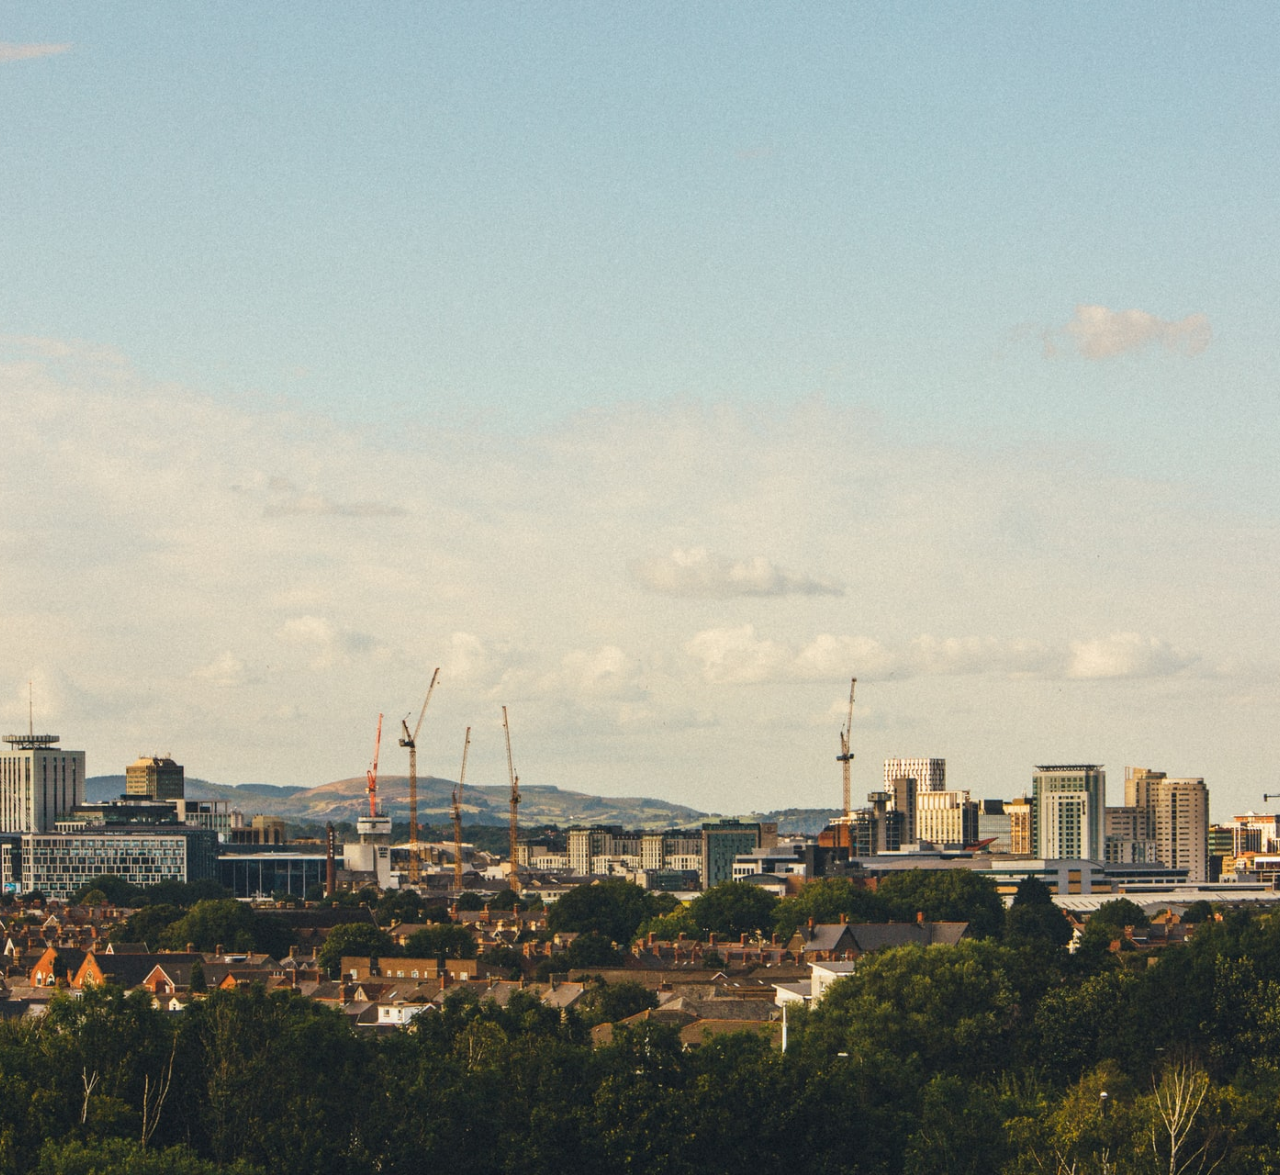
<file: index.html>
<!DOCTYPE html> 
<html lang="en"> <!--Specifies the language of the document (English)-->

<head> 
    <!-- Metadata section -->
    <meta charset="UTF-8">
    <meta name="viewport" content="width=device-width, initial-scale=1.0">
    <meta http-equiv="X-UA-Compatible" content="IE=edge">
    <title>DragonByte: Cardiff Tech News</title>

    <!-- Google fonts section -->
    <link rel="preconnect" href="https://fonts.googleapis.com">
    <link rel="preconnect" href="https://fonts.gstatic.com" crossorigin>
    <link href="https://fonts.googleapis.com/css2?family=Audiowide&display=swap" rel="stylesheet">
    <link href="https://fonts.googleapis.com/css2?family=Khand:wght@600&display=swap" rel="stylesheet">
    <link href="https://fonts.googleapis.com/css2?family=Roboto:wght@500&display=swap" rel="stylesheet">
    <link href="https://fonts.googleapis.com/css2?family=Ubuntu:wght@400&display=swap" rel="stylesheet">
    <link href="https://fonts.googleapis.com/css2?family=Source+Code+Pro:wght@600&display=swap" rel="stylesheet">

    <!-- External stylesheets section -->
    <link rel="stylesheet" href="./css/style.css">
</head>


<body id="hp-body"> 

     <!-- Header section-->
    <header id="hp-header">
        <h1 id="main-title">&lt;/&gt; DragonByte</h1>

        <!-- <hr id="header-hr"> -->

        <h2 id="tagline"><a href="computational-thinking.html">computational-thinking;</a> <span class="tagline-pipe">/</span> <a href="john-tucker.html">john-v-tucker;</a> <span class="tagline-pipe">/</span><a href="reflection.html">reflections-on-learning;</a></h2>

    </header>
    <!-- End of header section -->

    <!-- Main Content Area -->
    <main id="hp-main">
        
        <div id="content-block">
            <h3 class="content-heading">&lt;!-- Hello <span style="text-decoration: line-through;">world</span>...Wales!--&gt;</h3>
            <br>
            <p class="content-para">// Welcome to DragonByte!</p>
            <p class="content-para">// Please find above the links to the pages on the respective topics</p>
            <p class="content-para">&nbsp;</p>
            <p class="content-para"><span class="keyword">if</span> (<span class="variable">youLiked</span> === <span class="boolean">true</span>) {</p>
            <p class="content-para"><span style="margin-left: 20px;"><span class="variable">let</span> <span class="variable-name">myGrade</span> = <span class="string">'A+'</span>;</span></p>
            <p class="content-para"><span style="margin-left: 20px;"><span class="function">console.log</span>(<span class="string">"Thank you!"</span>);</span></p>
            <p class="content-para">}</p>
            <p class="content-para empty-line">&nbsp;</p>
            <p class="content-para"><span class="comment">// :-D</span></p>
        </div>
     

        <img src="./images/cardiff-uni-logo.png" id="content-image">



        </div>
        
    </main>


</body>

</html>
</file>
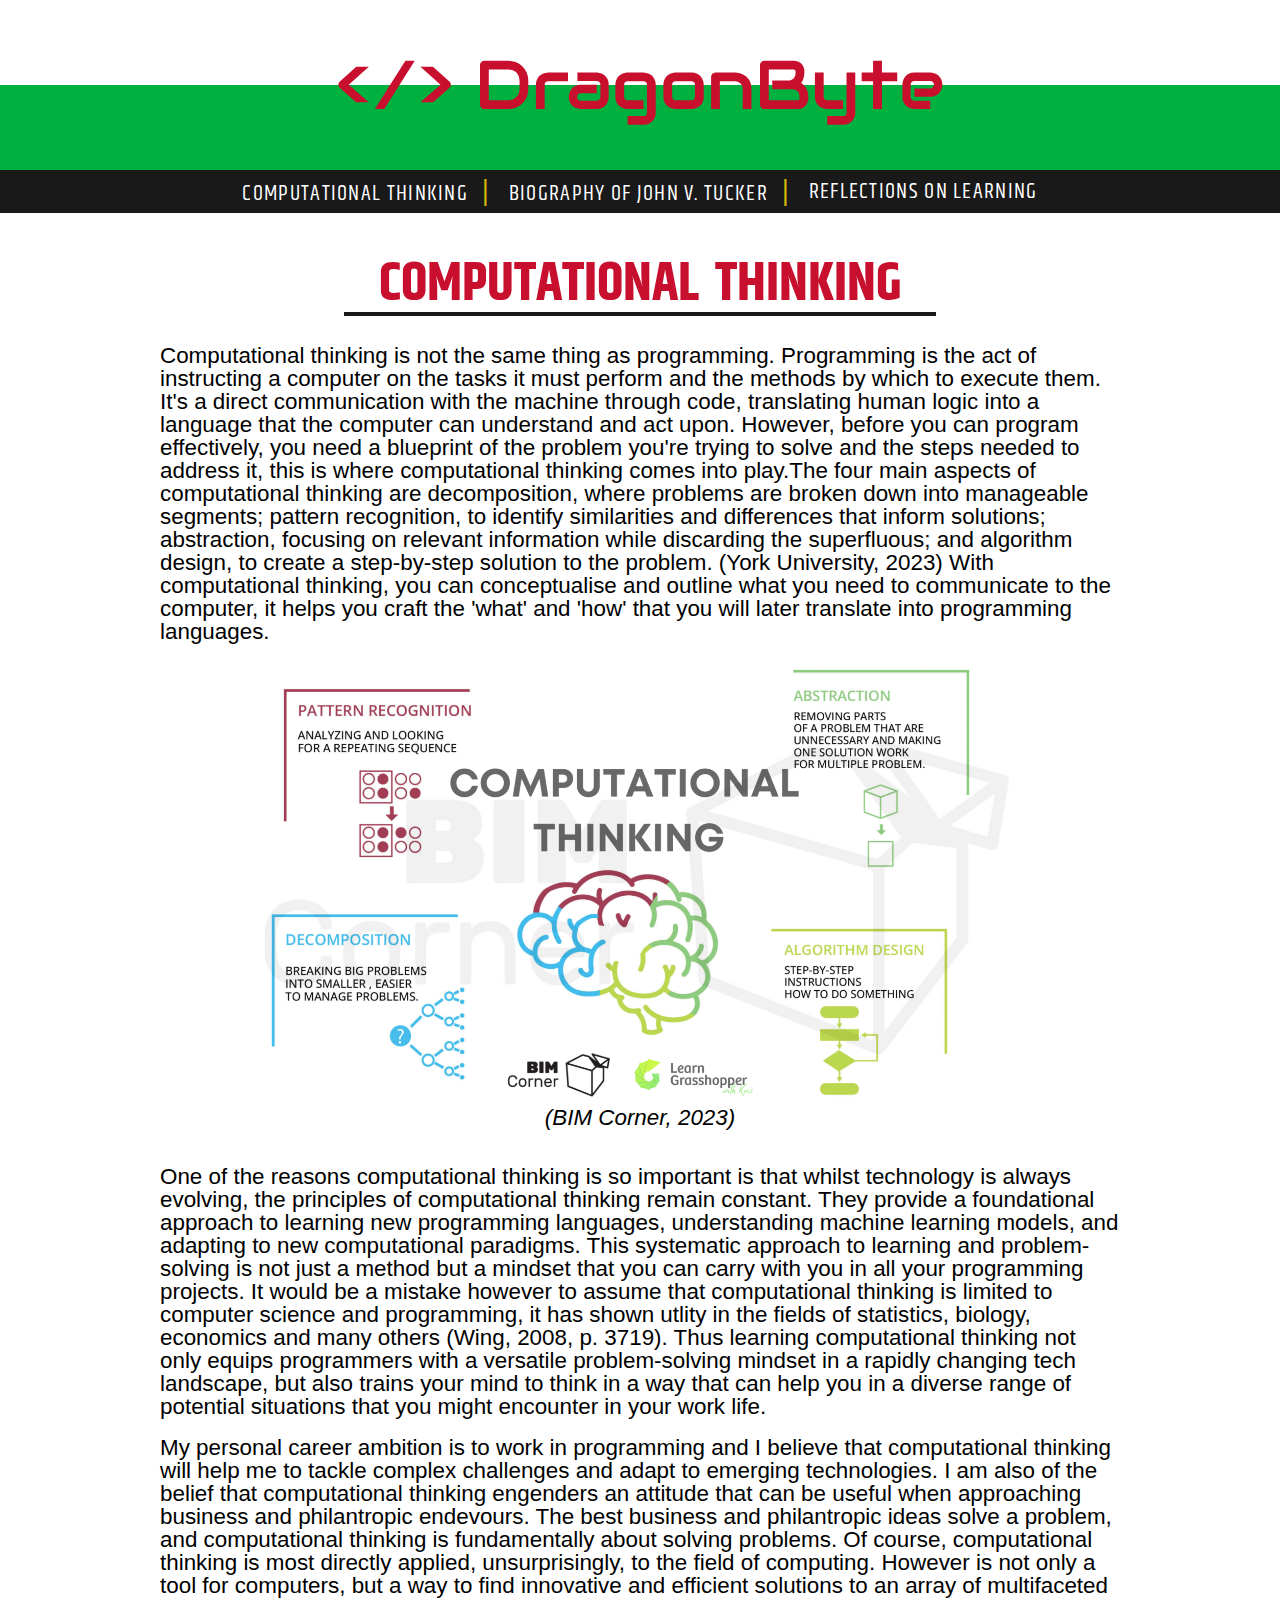
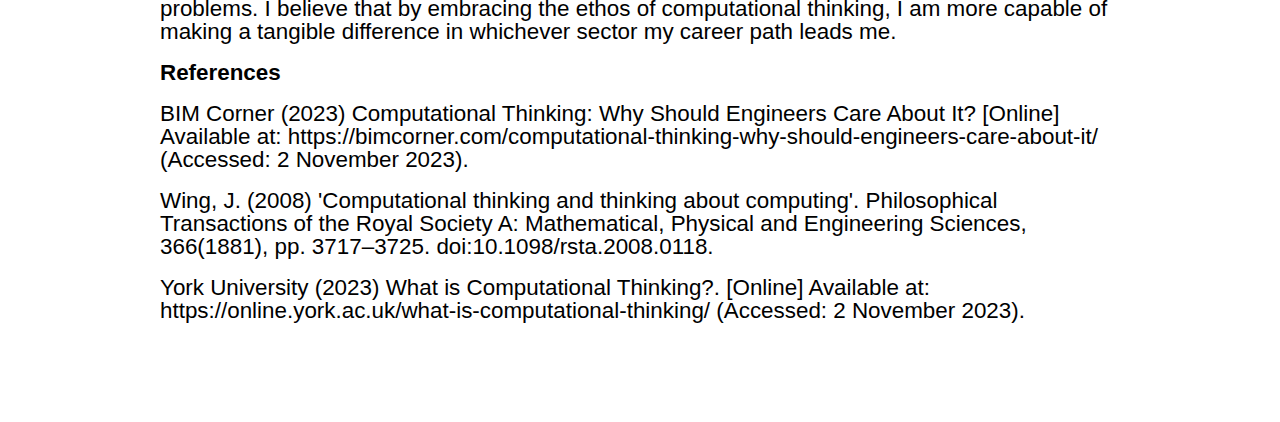
<file: computational-thinking.html>
<!DOCTYPE html> 
<html lang="en"> <!--Specifies the language of the document (English)-->

<head> 
    <!-- Metadata section -->
    <meta charset="UTF-8">
    <meta name="viewport" content="width=device-width, initial-scale=1.0">
    <meta http-equiv="X-UA-Compatible" content="IE=edge">
    <title>DragonByte: Cardiff Tech News</title>

    <!-- Google fonts section -->
    <link rel="preconnect" href="https://fonts.googleapis.com">
    <link rel="preconnect" href="https://fonts.gstatic.com" crossorigin>
    <link href="https://fonts.googleapis.com/css2?family=Audiowide&display=swap" rel="stylesheet">
    <link href="https://fonts.googleapis.com/css2?family=Khand:wght@600&display=swap" rel="stylesheet">
    <link href="https://fonts.googleapis.com/css2?family=Roboto:wght@500&display=swap" rel="stylesheet">
    <link href="https://fonts.googleapis.com/css2?family=Ubuntu:wght@400&display=swap" rel="stylesheet">
    <link href="https://fonts.googleapis.com/css2?family=Source+Code+Pro:wght@600&display=swap" rel="stylesheet">

    <!-- External stylesheets section -->
    <link rel="stylesheet" href="./css/style.css">
</head>


<body>

    <header class="article-header">
    
        <a href="index.html"class="hp-link">&lt;/&gt; DragonByte</a>

       

    </header>

    <ul id="nav-list">
    
        <li class="nav-list-item">
            <a href="computational-thinking.html" class="nav-link">Computational thinking</a>
        </li>
        <li class="nav-list-item">
            <a href="john-tucker.html" class="nav-link">Biography of John V. Tucker</a>
        </li>
        <li class="nav-list-item">
            <a href="reflection.html" class="nav-link">Reflections on learning</a>
        </li>
    </ul>

    <main>
        <section class="article-main">
            <div class="article-heading-container">
        
        
                <h1 class="article-heading">Computational Thinking</h1>
        
                <hr class="article-hr"> 
                
        
        
            </div>
            <br>
            <p class="article-para" style="padding: 0 80px 0 80px"> Computational thinking is not the same thing as programming. Programming is the act of instructing a computer on the tasks it must perform and the methods by which to execute them. It's a direct communication with the machine through code, translating human logic into a language that the computer can understand and act upon. However, before you can program effectively, you need a blueprint of the problem you're trying to solve and the steps needed to address it, this is where computational thinking comes into play.The four main aspects of computational thinking are decomposition, where problems are broken down into manageable segments; pattern recognition, to identify similarities and differences that inform solutions; abstraction, focusing on relevant information while discarding the superfluous; and algorithm design, to create a step-by-step solution to the problem. (York University, 2023) With computational thinking, you can conceptualise and outline what you need to communicate to the computer, it helps you craft the 'what' and 'how' that you will later translate into programming languages. </p>
            <br>
            <div style="text-align: center;">
            <img src="./images/Computational-thinking-1536x864.png" style="width: 70%;">
            <p class = "article-para"><i>(BIM Corner, 2023)</i></p>
            </div>
            <br>
            <br>
            <p class="article-para" style="padding: 0 80px 0 80px">One of the reasons computational thinking is so important is that whilst technology is always evolving, the principles of computational thinking remain constant. They provide a foundational approach to learning new programming languages, understanding machine learning models, and adapting to new computational paradigms. This systematic approach to learning and problem-solving is not just a method but a mindset that you can carry with you in all your programming projects. It would be a mistake however to assume that computational thinking is limited to computer science and programming, it has shown utlity in the fields of statistics, biology, economics and many others (Wing, 2008, p. 3719). Thus learning computational thinking not only equips programmers with a versatile problem-solving mindset in a rapidly changing tech landscape, but also trains your mind to think in a way that can help you in a diverse range of potential situations that you might encounter in your work life.</p>

            <br>
        
            <p class="article-para" style="padding: 0 80px 0 80px">My personal career ambition is to work in programming and I believe that computational thinking will help me to tackle complex challenges and adapt to emerging technologies. I am also of the belief that computational thinking engenders an attitude that can be useful when approaching business and philantropic endevours. The best business and philantropic ideas solve a problem, and computational thinking is fundamentally about solving problems.  Of course, computational thinking is most directly applied, unsurprisingly, to the field of computing. However is not only a tool for computers, but a way to find innovative and efficient solutions to an array of multifaceted problems. I believe that by embracing the ethos of computational thinking, I am more capable of making a tangible difference in whichever sector my career path leads me.</p>

            <br>
            <p class="article-para" style="padding: 0 80px 0 80px"><strong>References</strong></p>
            <br>
            <p class="article-para" style="padding: 0 80px 0 80px">BIM Corner (2023) Computational Thinking: Why Should Engineers Care About It? [Online] Available at: https://bimcorner.com/computational-thinking-why-should-engineers-care-about-it/ (Accessed: 2 November 2023).</p>
            <br>
            <p class="article-para" style="padding: 0 80px 0 80px">Wing, J. (2008) 'Computational thinking and thinking about computing'. Philosophical Transactions of the Royal Society A: Mathematical, Physical and Engineering Sciences, 366(1881), pp. 3717–3725. doi:10.1098/rsta.2008.0118.
            </p>
            <br>
            <p class="article-para" style="padding: 0 80px 100px 80px">York University (2023) What is Computational Thinking?. [Online] Available at: https://online.york.ac.uk/what-is-computational-thinking/ (Accessed: 2 November 2023).</p>


        </div> 
        </div>
            </section>
        
        
            </main>
        
    </main>
</file>
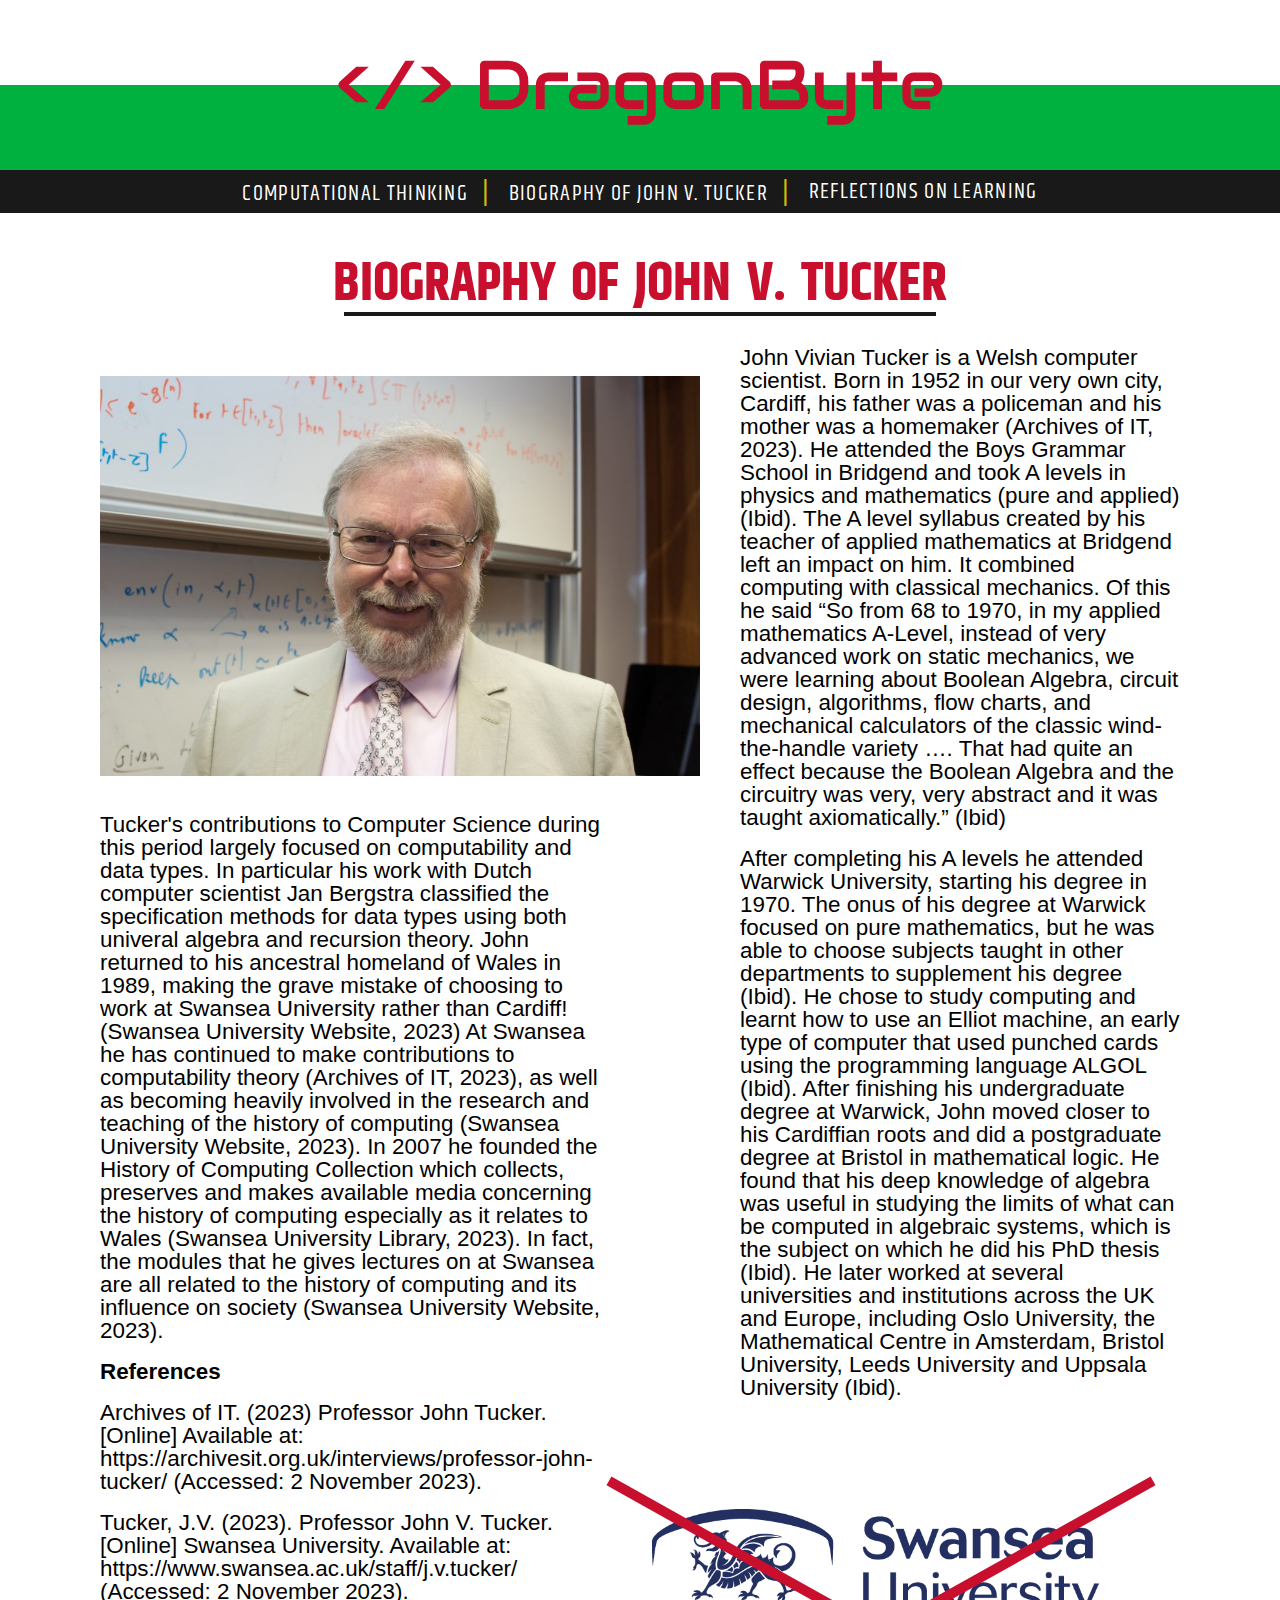
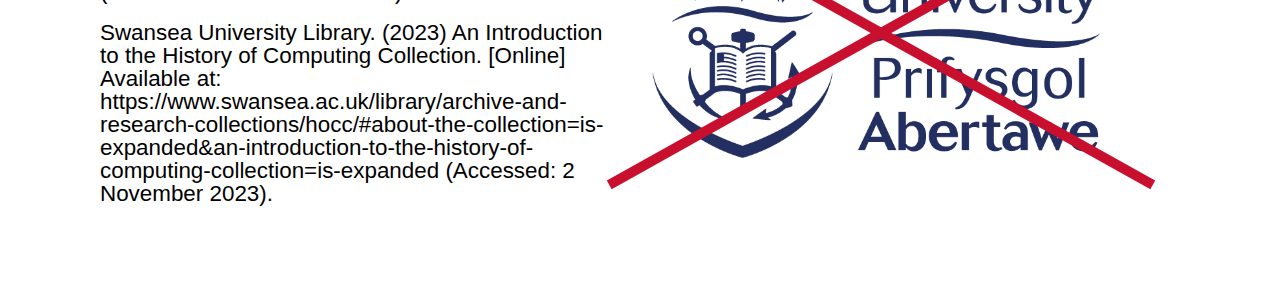
<file: john-tucker.html>
<!DOCTYPE html> 
<html lang="en"> <!--Specifies the language of the document (English)-->

<head> 
    <!-- Metadata section -->
    <meta charset="UTF-8">
    <meta name="viewport" content="width=device-width, initial-scale=1.0">
    <meta http-equiv="X-UA-Compatible" content="IE=edge">
    <title>DragonByte: Cardiff Tech News</title>

    <!-- Google fonts section -->
    <link rel="preconnect" href="https://fonts.googleapis.com">
    <link rel="preconnect" href="https://fonts.gstatic.com" crossorigin>
    <link href="https://fonts.googleapis.com/css2?family=Audiowide&display=swap" rel="stylesheet">
    <link href="https://fonts.googleapis.com/css2?family=Khand:wght@600&display=swap" rel="stylesheet">
    <link href="https://fonts.googleapis.com/css2?family=Roboto:wght@500&display=swap" rel="stylesheet">
    <link href="https://fonts.googleapis.com/css2?family=Ubuntu:wght@400&display=swap" rel="stylesheet">
    <link href="https://fonts.googleapis.com/css2?family=Source+Code+Pro:wght@600&display=swap" rel="stylesheet">

    <!-- External stylesheets section -->
    <link rel="stylesheet" href="./css/style.css">
</head>


<body>

    <header class="article-header">
    
        <a href="index.html"class="hp-link">&lt;/&gt; DragonByte</a>

       

    </header>

    <ul id="nav-list">
    
        <li class="nav-list-item">
            <a href="computational-thinking.html" class="nav-link">Computational thinking</a>
        </li>
        <li class="nav-list-item">
            <a href="john-tucker.html" class="nav-link">Biography of John V. Tucker</a>
        </li>
        <li class="nav-list-item">
            <a href="reflection.html" class="nav-link">Reflections on learning</a>
        </li>
    </ul>

    <main>
    <section class="article-main">
    <div class="article-heading-container">


        <h1 class="article-heading">Biography of John V. Tucker </h1>

        <hr class="article-hr"> 
        


    </div>
    
    <div id="bio-container1">
        <div class="bio-div">
          <img src="./images/john-tucker.JPG" id="bio-image">
        </div>
        <div class="bio-div">
            <p class="article-para">John Vivian Tucker is a Welsh computer scientist. Born in 1952 in our very own city, Cardiff, his father was a policeman and his mother was a homemaker (Archives of IT, 2023). He attended the Boys Grammar School in Bridgend and took A levels in physics and mathematics (pure and applied) (Ibid). The A level syllabus created by his teacher of applied mathematics at Bridgend left an impact on him. It combined computing with classical mechanics. Of this he said “So from 68 to 1970, in my applied mathematics A-Level, instead of very advanced work on static mechanics, we were learning about Boolean Algebra, circuit design, algorithms, flow charts, and mechanical calculators of the classic wind-the-handle variety …. That had quite an effect because the Boolean Algebra and the circuitry was very, very abstract and it was taught axiomatically.” (Ibid)  </p>
            <br>
            <p class="article-para">After completing his A levels he attended Warwick University, starting his degree in 1970. The onus of his degree at Warwick focused on pure mathematics, but he was able to choose subjects taught in other departments to supplement his degree (Ibid). He chose to study computing and learnt how to use an Elliot machine, an early type of computer that used punched cards using the programming language ALGOL (Ibid). After finishing his undergraduate degree at Warwick, John moved closer to his Cardiffian roots and did a postgraduate degree at Bristol in mathematical logic. He found that his deep knowledge of algebra was useful in studying the limits of what can be computed in algebraic systems, which is the subject on which he did his PhD thesis (Ibid). He later worked at several universities and institutions across the UK and Europe, including Oslo University, the Mathematical Centre in Amsterdam, Bristol University, Leeds University and Uppsala University (Ibid).  </p>
        </div>
        <div class="bio-div2">
            <p class="article-para">Tucker's contributions to Computer Science during this period largely focused on computability and data types. In particular his work with Dutch computer scientist Jan Bergstra classified the specification methods for data types using both univeral algebra and recursion theory. John returned to his ancestral homeland of Wales in 1989, making the grave mistake of choosing to work at Swansea University rather than Cardiff! (Swansea University Website, 2023) At Swansea he has continued to make contributions to computability theory (Archives of IT, 2023), as well as becoming heavily involved in the research and teaching of the history of computing (Swansea University Website, 2023). In 2007 he founded the History of Computing Collection which collects, preserves and makes available media concerning the history of computing especially as it relates to Wales (Swansea University Library, 2023).  In fact, the modules that he gives lectures on at Swansea are all related to the history of computing and its influence on society (Swansea University Website, 2023). </p>
            <br>
            <p class="article-para"><strong>References</strong></p>
            <br>
            <p class="article-para">Archives of IT. (2023) Professor John Tucker. [Online] Available at: https://archivesit.org.uk/interviews/professor-john-tucker/ (Accessed: 2 November 2023).</p>
            <br>
            <p class="article-para">Tucker, J.V. (2023). Professor John V. Tucker. [Online] Swansea University. Available at: https://www.swansea.ac.uk/staff/j.v.tucker/ (Accessed: 2 November 2023).</p>
            <br>
            <p class="article-para"> Swansea University Library. (2023) An Introduction to the History of Computing Collection. [Online] Available at: https://www.swansea.ac.uk/library/archive-and-research-collections/hocc/#about-the-collection=is-expanded&an-introduction-to-the-history-of-computing-collection=is-expanded (Accessed: 2 November 2023).    </p>


        </div>
    </div>
    <div id="bio-container2" >
        
           <div id="swansea-logo-container">
    <img id="swansea-logo" src="./images/swansea-university-logo.png">
    </div>
    </div>
      
    </section>


    </main>


</body>
</file>
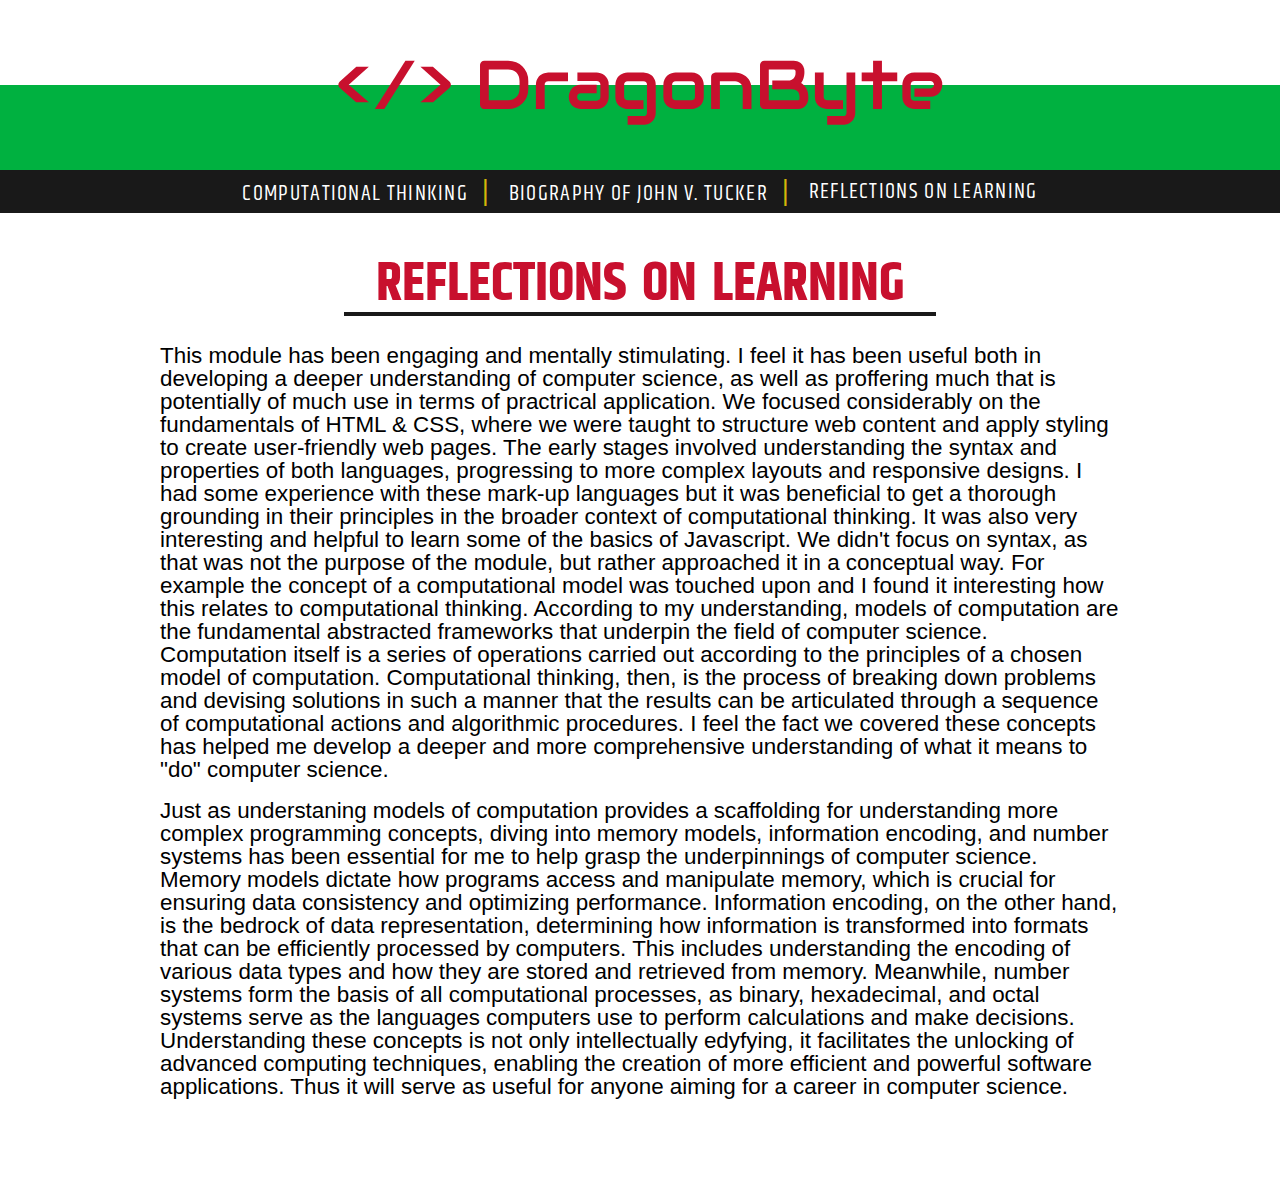
<file: reflection.html>
<!DOCTYPE html> 
<html lang="en"> <!--Specifies the language of the document (English)-->

<head> 
    <!-- Metadata section -->
    <meta charset="UTF-8">
    <meta name="viewport" content="width=device-width, initial-scale=1.0">
    <meta http-equiv="X-UA-Compatible" content="IE=edge">
    <title>DragonByte: Cardiff Tech News</title>

    <!-- Google fonts section -->
    <link rel="preconnect" href="https://fonts.googleapis.com">
    <link rel="preconnect" href="https://fonts.gstatic.com" crossorigin>
    <link href="https://fonts.googleapis.com/css2?family=Audiowide&display=swap" rel="stylesheet">
    <link href="https://fonts.googleapis.com/css2?family=Khand:wght@600&display=swap" rel="stylesheet">
    <link href="https://fonts.googleapis.com/css2?family=Roboto:wght@500&display=swap" rel="stylesheet">
    <link href="https://fonts.googleapis.com/css2?family=Ubuntu:wght@400&display=swap" rel="stylesheet">
    <link href="https://fonts.googleapis.com/css2?family=Source+Code+Pro:wght@600&display=swap" rel="stylesheet">

    <!-- External stylesheets section -->
    <link rel="stylesheet" href="./css/style.css">
</head>


<body>

    <header class="article-header">
    
        <a href="index.html"class="hp-link">&lt;/&gt; DragonByte</a>

       

    </header>

    <ul id="nav-list">
    
        <li class="nav-list-item">
            <a href="computational-thinking.html" class="nav-link">Computational thinking</a>
        </li>
        <li class="nav-list-item">
            <a href="john-tucker.html" class="nav-link">Biography of John V. Tucker</a>
        </li>
        <li class="nav-list-item">
            <a href="reflection.html" class="nav-link">Reflections on learning</a>
        </li>
    </ul>
<main>
    <section class="article-main">
        <div class="article-heading-container">
    
    
            <h1 class="article-heading">Reflections on learning</h1>
    
            <hr class="article-hr"> 
            
    
    
        </div>
        <br>
        <p class="article-para" style="padding: 0 80px 0 80px">This module has been engaging and mentally stimulating. I feel it has been useful both in developing a deeper understanding of computer science, as well as proffering much that is potentially of much use in terms of practrical application. We focused considerably on the fundamentals of HTML & CSS, where we were taught to structure web content and apply styling to create user-friendly web pages. The early stages involved understanding the syntax and properties of both languages, progressing to more complex layouts and responsive designs. I had some experience with these mark-up languages but it was beneficial to get a thorough grounding in their principles in the broader context of computational thinking. It was also very interesting and helpful to learn some of the basics of Javascript. We didn't focus on syntax, as that was not the purpose of the module, but rather approached it in a conceptual way. For example the concept of a computational model was touched upon and I found it interesting how this relates to computational thinking. According to my understanding, models of computation are the fundamental abstracted frameworks that underpin the field of computer science. Computation itself is a series of operations carried out according to the principles of a chosen model of computation. Computational thinking, then, is the process of breaking down problems and devising solutions in such a manner that the results can be articulated through a sequence of computational actions and algorithmic procedures. I feel the fact we covered these concepts has helped me develop a deeper and more comprehensive understanding of what it means to "do" computer science. </p>
       <br>
        <p class="article-para" style="padding: 0 80px 100px 80px">Just as understaning models of computation provides a scaffolding for understanding more complex programming concepts, diving into memory models, information encoding, and number systems has been essential for me to help grasp the underpinnings of computer science. Memory models dictate how programs access and manipulate memory, which is crucial for ensuring data consistency and optimizing performance. Information encoding, on the other hand, is the bedrock of data representation, determining how information is transformed into formats that can be efficiently processed by computers. This includes understanding the encoding of various data types and how they are stored and retrieved from memory. Meanwhile, number systems form the basis of all computational processes, as binary, hexadecimal, and octal systems serve as the languages computers use to perform calculations and make decisions. Understanding these concepts is not only intellectually edyfying, it facilitates the unlocking of advanced computing techniques, enabling the creation of more efficient and powerful software applications. Thus it will serve as useful for anyone aiming for a career in computer science.</p>
        </section>
    </main>
</file>
<file: css/style.css>
* {
    margin: 0;
    padding: 0;
}

/* Global body styling */
#hp-body {
    background-image: url('\../images/cardiff-city1.jpg'); 
    background-size: cover; 
    background-position: center 20%; 
    background-repeat: no-repeat; 
}

/* Header styling */
#hp-header {
    width: 80vw; 
    height: 175px;
    margin: auto;
    background: linear-gradient(to bottom, white 50%, #00B140 50%);
    opacity: 0;
    animation: fadeIn 1.5s ease-out forwards 0.2s; 
}

/* Main title styling */
#main-title {
    margin: 100px 0 5px 0;
    text-align: center;
    color: #C8102E;
    font-size: 4.3rem;
    font-family: 'Audiowide', cursive;
    opacity: 0;
    animation: fadeIn 2s ease-out forwards 0.6s;
}

/* Tagline styling */
#tagline {
    margin-top: 10px;
    text-align: center;
    color: #fff;
    font-size: 1.5rem;
    font-family: 'Source Code Pro', monospace;
    word-spacing: 0.1em;
    opacity: 0;
    animation: fadeIn 2s ease-out forwards 0.6s;
}

/* Tagline anchor link styling */
#tagline a {
    color: #fff;
    text-decoration: none;
    letter-spacing: 0.4px;
}

/* Tagline anchor link hover styling */
#tagline a:hover {
    color: blue;
    text-decoration: underline;
    font-size: 1.6rem;
}

/* Horizontal rule styling in the header */
#header-hr {
    width: 60%;
    margin: 0 auto;
    border: 2px solid #191919;
    opacity: 0;
    animation: fadeIn 2s ease-out forwards 0.6s;
}

/* Styling for the pipes in the tagline */
.tagline-pipe {
    margin: 0 10px;
    color: #C8102E;
    font-size: 2.1rem;
}

/* Fade-in animation definition */
@keyframes fadeIn {
    from { opacity: 0; }
    to { opacity: 1; }
}

/* Main content section styling */
#hp-main {
    display: flex;
    justify-content: space-between;
    min-height: 100vh;
}

/* Content block styling */
#content-block {
    flex: 50%;
    margin: 150px 50px;
    padding: 30px;
    background-color: #f5f5f5;
    box-shadow: 3px 3px 10px rgba(0, 0, 0, 0.1);
    counter-reset: line-number 33;
    opacity: 0;
    animation: fadeIn 1.5s ease-out forwards 0.2s;
}

/* Content heading styling */
.content-heading {
    margin: 0 0 10px 0;
    color: #C8102E;
    font-size: 2.5rem;
    font-family: 'Source Code Pro', monospace;
    opacity: 0;
    animation: fadeIn 2s ease-out forwards 0.6s;
}

/* Content horizontal rule styling */
#content-hr {
    width: 55%;
    border: 1px solid #191919;
    opacity: 0;
    animation: fadeIn 2s ease-out forwards 0.6s;
}

/* Content paragraph styling */
.content-para {
    position: relative;
    margin: 0;
    padding-left: 50px;
    color: #000;
    font-size: 1.22rem;
    font-family: 'Source Code Pro', monospace;
    line-height: 2.2;
    opacity: 0;
    animation: fadeIn 2.3s ease-out forwards 1s;
}

.content-para::before {
    position: absolute;
    left: 0;
    counter-increment: line-number;
    content: counter(line-number);
    width: 30px;
    color: #888;
    text-align: right;
}

.content-para::after {
    position: absolute;
    left: 35px;
    top: 0;
    bottom: 0;
    width: 1px;
    background-color: #888;
}

/* Syntax highlighting styles */
.keyword {
    color: #569CD6;
}

.variable {
    color: #9CDCFE;
}

.boolean {
    color: #569CD6;
}

.string {
    color: #D69D85;
}

/* Image styling within the content */
#content-image {
    height: 360px;
    margin: 90px 50px 0 0;
    opacity: 0;
    animation: fadeIn 2s ease-out forwards 0.6s;
}



/* Styling for other pages */

.article-header {

    display: flex;
    justify-content: center;
    align-items: center;
    height: 170px;
    background: linear-gradient(to bottom, white 50%, #00B140 50%);
}


.hp-link {
    
    text-decoration: none;
    font-family: 'Audiowide', cursive; /* Defines the font stack for the header */
    font-size: 4.3rem; /* Defines the heading text font size */
    color: #C8102E;  /* Defines the heading text color */
    
}

.hp-link:hover {

    font-size:4.6rem ;
    transition: font-size 0.5s;
}

#nav-list {

     display: flex;
     justify-content: center;
     align-items: center;
     height: 43px;
     margin: 0;
     text-align: center;
     background-color: #191919;

}


.nav-list-item {
    
    display: inline-block;
    margin: 0 10px;
    list-style: none;

}

.nav-link {
    
    text-decoration: none;
    font-family: 'Khand', sans-serif;
    text-transform: uppercase;
    letter-spacing: 1.3px;
    font-size: 1.4rem;
    color: white;
    transition: color 0.5s;

}

.nav-list-item:not(:last-child)::after {
    content: "|";
    color: #D5B60A;
    margin-left: 10px;
    font-size: 1.9rem;
    font-weight: 800;
}

.nav-link:hover {

    color: #D5B60A;
    
}

.article-main {

    margin: 30px 80px 0 80px;
    position: relative;
}

.article-heading-container {

    position: relative;
}


.article-heading {

    text-align: center;
    word-spacing: 0.1em;
    font-family: 'Khand', sans-serif;
    font-size: 3.4rem;
    text-transform: uppercase;
    color: #C8102E;

}


.article-hr {

    position: absolute;
    bottom: 10px;
    left: 50%;
    transform: translateX(-50%);
    margin: 0 auto;
    width: 52.5%; 
    border: 2px solid #191919; 

}


#bio-container1 {

    display: flex;
}

.bio-div {

    padding: 20px;

}

#bio-image {
    
    margin: 30px 0 0 0;
    width: 600px;
}

.article-para {
    
    font-family: 'Raleway', sans-serif;
    font-size: 1.4rem;
    line-height: 23px;
    flex: 1

}

#bio-container2 {

 display: flex; 
 justify-content: flex-end;
 
}

.bio-div2 {

    position: absolute;
    top: 550px;
    left: 20px;
    width: 45%;
    padding:20px 50px 100px 0;
}



#swansea-logo-container {

    position: relative;
    width: 40%;
    margin: 70px 80px 0 0 ;
    padding: 20px;

}

#swansea-logo {

    width: 100%;
    display: block;
    margin: auto;
    flex: 1
}

#swansea-logo-container::before,
#swansea-logo-container::after {
  content: "";
  position: absolute;
  top: 50%;
  left: 50%;
  width: 10px; /* Width of the diagonal line */
  height: 623.3px; /* Span the entire height of the img */
  background-color: #C8102E; /* Color of the diagonal line */
  transform-origin: center;
  transform: translateY(-50%) rotate(60.8deg);
}



 #swansea-logo-container::after {

    transform: translateY(-50%) rotate(-60.8deg);
}
</file>
